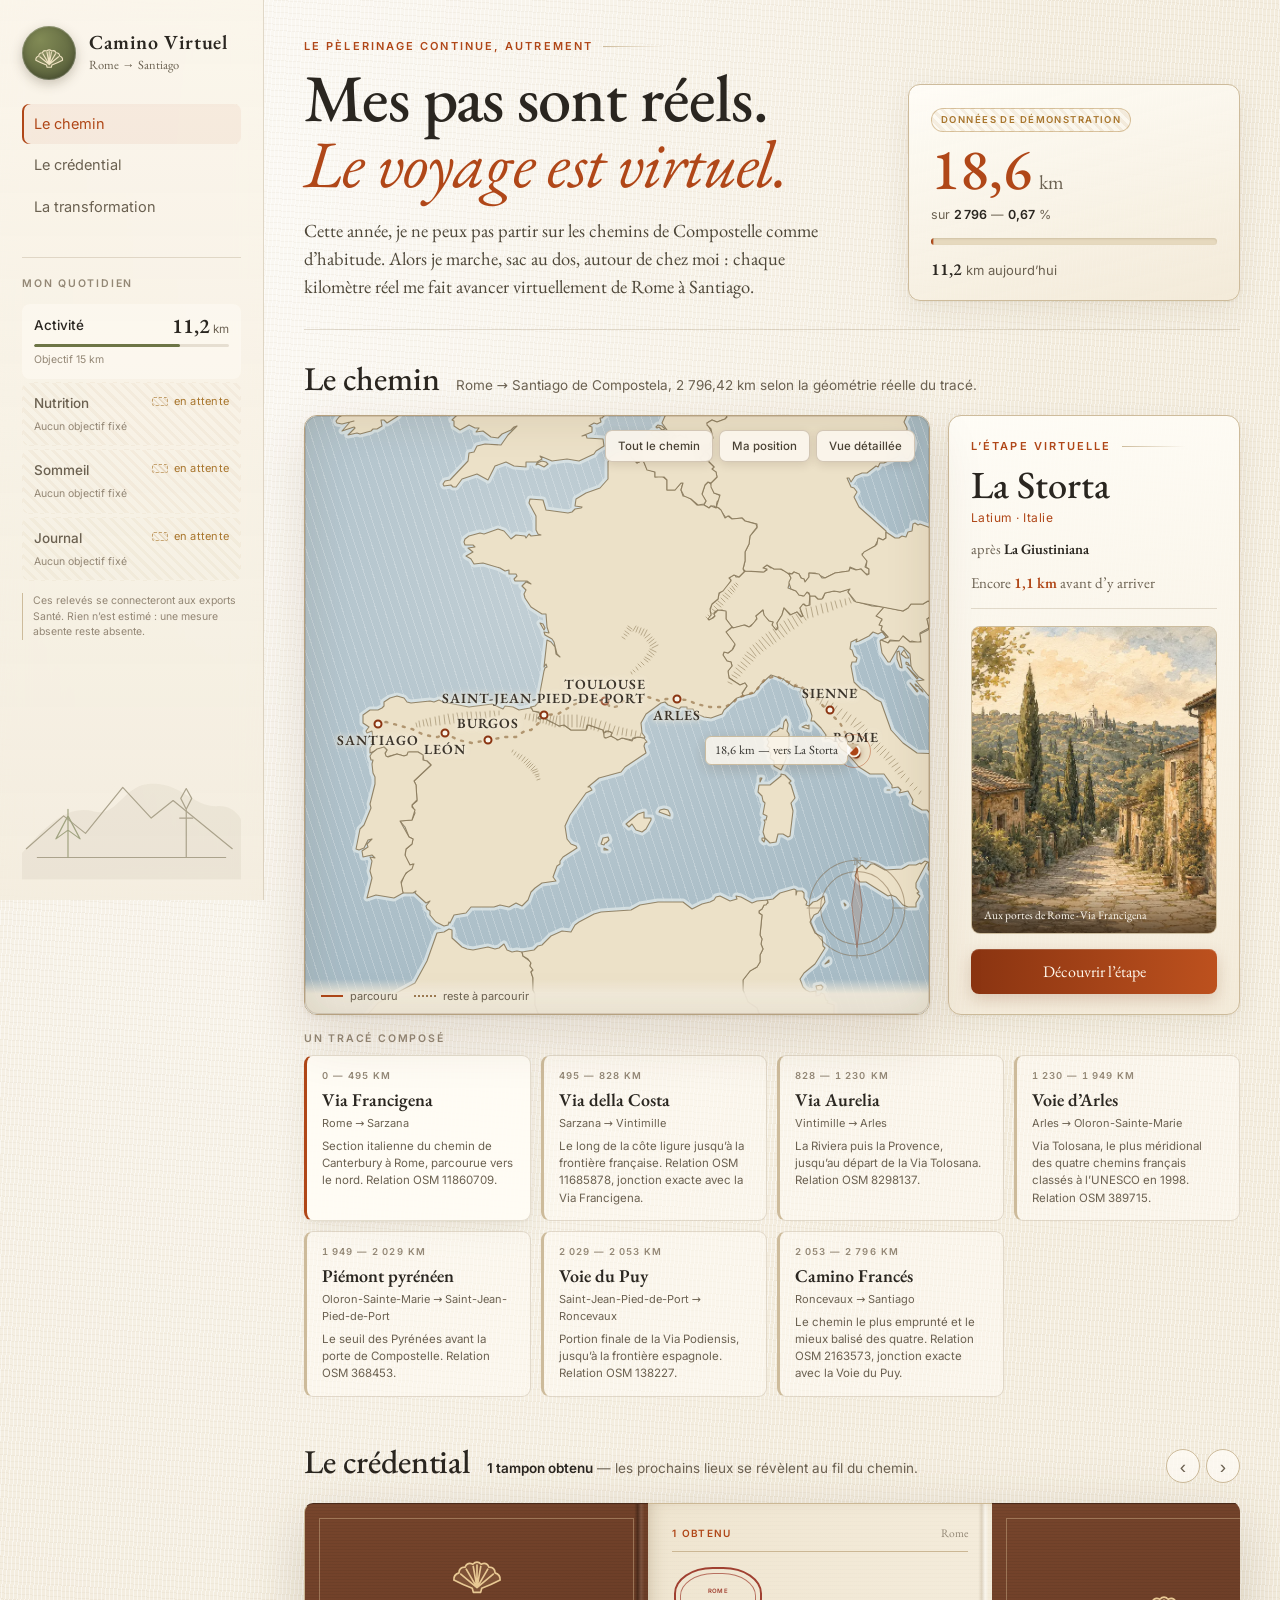
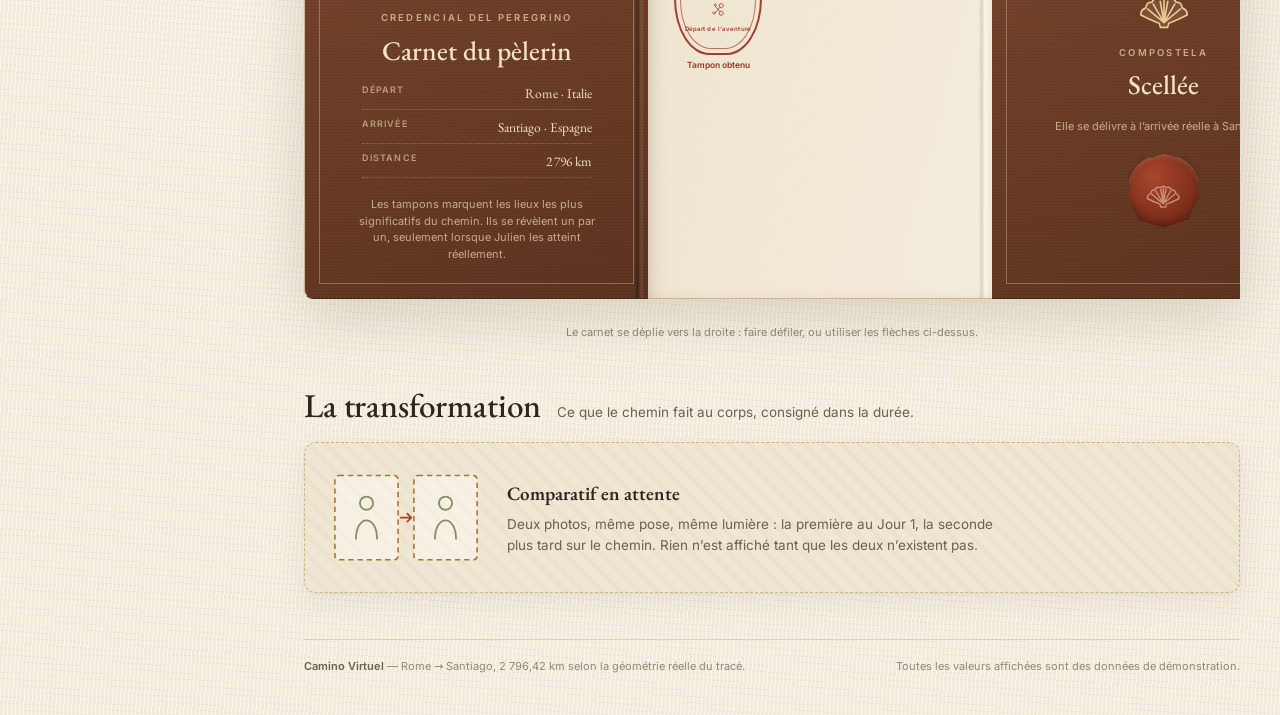
<file: index.html>
<!doctype html>
<html lang="fr">
<head>
<meta charset="utf-8">
<meta name="viewport" content="width=device-width, initial-scale=1, viewport-fit=cover">
<meta name="theme-color" content="#f3ecdd">
<title>Camino Virtuel — Rome → Santiago</title>
<meta name="description" content="Je marche réellement autour de chez moi. Chaque kilomètre me fait avancer virtuellement de Rome à Santiago de Compostela.">
<link rel="stylesheet" href="assets/js/vendor/leaflet.css">
<link rel="stylesheet" href="assets/css/camino.css">
</head>
<body>

<a class="skip" href="#carte">Aller à la carte</a>

<!-- ══ colonne de gauche ═══════════════════════════════════════════════════ -->
<aside class="rail">
  <a class="brand" href="#top">
    <span class="brand-mark" aria-hidden="true">
      <svg viewBox="0 0 40 38">
        <path d="M3.5 27.6Q3.1 23.9 7.1 22.5Q7.3 18.3 11.5 18.4Q13.2 14.6 17 16.3Q20 13.3 23 16.3Q26.8 14.6 28.5 18.4Q32.7 18.3 32.9 22.5Q36.9 23.9 36.5 27.6Q30 31 23.4 33.5L22.6 36.4L17.4 36.4L16.6 33.5Q10 31 3.5 27.6Z"/>
        <path d="M20 33L8.4 23.4M20 33L12.3 19.8M20 33L17.3 17.9M20 33L22.7 17.9M20 33L27.7 19.8M20 33L31.6 23.4M20 33L20 16.9"/>
      </svg>
    </span>
    <span class="brand-text">
      <b>Camino Virtuel</b>
      <i>Rome → Santiago</i>
    </span>
  </a>

  <nav class="nav" aria-label="Navigation principale">
    <a class="nav-item is-active" href="#carte">Le chemin</a>
    <a class="nav-item" href="#credential">Le crédential</a>
    <a class="nav-item" href="#transformation">La transformation</a>
  </nav>

  <!-- Les données personnelles de Julien vivent ici, dans la colonne — jamais
       sous la carte. « Compagnons de route » est réservé à la future
       communauté qui suit l'aventure (Bible, ch. 1, §6.3) : ce nom ne doit
       plus être réutilisé pour cette section. -->
  <section class="companions" aria-labelledby="daily-title">
    <h2 id="daily-title">Mon quotidien</h2>
    <ul data-daily></ul>
    <p class="companions-note" data-demo-only>
      Ces relevés se connecteront aux exports Santé. Rien n’est estimé :
      une mesure absente reste absente.
    </p>
  </section>

  <div class="rail-foot" aria-hidden="true">
    <svg viewBox="0 0 200 120">
      <path class="wash" d="M0 96c26-30 44-44 66-38 20 5 26-22 48-25 30-4 42 22 66 20 8 0 16 4 20 12v55H0Z"/>
      <path class="line" d="M4 92 38 62l20 16 34-42 26 28 20-16 54 44"/>
      <path class="line" d="M14 100h172"/>
      <path class="spire" d="M150 100V56m-6 8h12m-6-8-5-10 5-9 5 9-5 10"/>
      <path class="tree" d="M42 100V56m0 6-11 21 11-8 11 8-11-21"/>
    </svg>
  </div>
</aside>

<!-- ══ contenu ═════════════════════════════════════════════════════════════ -->
<main id="top">

  <!-- ── titre-thèse ─────────────────────────────────────────────────────── -->
  <header class="masthead">
    <div class="masthead-text">
      <p class="overline">Le pèlerinage continue, autrement</p>
      <h1>Mes pas sont réels.<br><em>Le voyage est virtuel.</em></h1>
      <p class="standfirst">
        Cette année, je ne peux pas partir sur les chemins de Compostelle comme
        d’habitude. Alors je marche, sac au dos, autour de chez moi : chaque
        kilomètre réel me fait avancer virtuellement de Rome à Santiago.
      </p>
    </div>

    <div class="odometer">
      <span class="odometer-badge" data-demo-only>Données de démonstration</span>
      <p class="odometer-value">
        <strong data-km-total>—</strong><span>km</span>
      </p>
      <p class="odometer-scale">sur <b data-km-goal>2 796</b> — <b data-percent>0</b> %</p>
      <div class="track" data-progress-bar role="progressbar"
           aria-valuemin="0" aria-valuemax="2796.42" aria-valuenow="0">
        <i></i>
      </div>
      <p class="odometer-today" data-today></p>
    </div>
  </header>

  <!-- ── la carte, cœur du site ──────────────────────────────────────────── -->
  <section class="chapter" id="carte" aria-labelledby="carte-title">
    <div class="chapter-head">
      <h2 id="carte-title">Le chemin</h2>
      <p>Rome → Santiago de Compostela, 2 796,42 km selon la géométrie réelle du tracé.</p>
    </div>

    <div class="map-and-stage">
      <figure class="map-frame">
        <div id="camino-map" role="application"
             aria-label="Carte du Camino Virtuel, de Rome à Santiago. Zoomable et déplaçable."></div>

        <div class="map-tools">
          <button type="button" data-map-all>Tout le chemin</button>
          <button type="button" data-map-here>Ma position</button>
          <button type="button" data-map-detail aria-pressed="false"><span>Vue détaillée</span></button>
        </div>

        <div class="rose" aria-hidden="true">
          <svg viewBox="0 0 100 100">
            <circle cx="50" cy="50" r="46"/><circle cx="50" cy="50" r="35"/>
            <path d="M50 2v14M50 84v14M2 50h14M84 50h14"/>
            <path class="needle" d="M50 12 55 47 50 88 45 47Z"/>
            <text x="50" y="9">N</text>
          </svg>
        </div>

        <figcaption class="map-legend">
          <span class="key key-walked">parcouru</span>
          <span class="key key-left">reste à parcourir</span>
          <span class="map-credit" data-map-credit hidden>fond de plan © OpenStreetMap</span>
        </figcaption>
      </figure>

      <article class="stage">
        <p class="overline">L’étape virtuelle</p>
        <h3><span data-stage-name>—</span></h3>
        <p class="stage-region" data-stage-region></p>
        <p class="stage-from">après <b data-stage-from>—</b></p>
        <p class="stage-remaining" data-stage-remaining></p>

        <figure class="stage-figure" data-stage-figure></figure>

        <button class="btn" type="button" data-open="dlg-stage">Découvrir l’étape</button>
      </article>
    </div>

    <!-- Il n'existe pas de « chemin officiel Rome → Santiago ». Le tracé
         enchaîne trois itinéraires réels et un maillon estimé : autant le dire. -->
    <section class="legs" aria-labelledby="legs-title">
      <h3 id="legs-title">Un tracé composé</h3>
      <ol data-legs></ol>
    </section>
  </section>

  <!-- ── le crédential, second protagoniste ──────────────────────────────── -->
  <section class="chapter" id="credential" aria-labelledby="cred-title">
    <div class="chapter-head">
      <h2 id="cred-title">Le crédential</h2>
      <p>
        <b data-stamp-label>—</b> — les prochains lieux se révèlent au fil du chemin.
      </p>
      <div class="rail-nav">
        <button type="button" data-accordion-prev aria-label="Volet précédent">‹</button>
        <button type="button" data-accordion-next aria-label="Volet suivant">›</button>
      </div>
    </div>

    <div class="leporello" data-accordion tabindex="0"
         aria-label="Carnet du pèlerin, déplié — faire défiler horizontalement"></div>

    <p class="leporello-hint">
      Le carnet se déplie vers la droite : faire défiler, ou utiliser les flèches ci-dessus.
    </p>
  </section>

  <!-- ── transformation ──────────────────────────────────────────────────────
       Distincte, techniquement, du futur journal quotidien et du futur carnet
       de la communauté (Bible, ch. 1, §13 et §15) : ces deux composants
       restent à construire, une fois cadrés. Cette section ne contient que le
       comparateur visuel — c'est tout ce qu'elle est aujourd'hui. -->
  <section class="chapter" id="transformation" aria-labelledby="transformation-title">
    <div class="chapter-head">
      <h2 id="transformation-title">La transformation</h2>
      <p>Ce que le chemin fait au corps, consigné dans la durée.</p>
    </div>
    <div class="compare-host" data-compare></div>
  </section>

  <footer class="foot">
    <p><b>Camino Virtuel</b> — Rome → Santiago, 2 796,42 km selon la géométrie réelle du tracé.</p>
    <p data-demo-only>Toutes les valeurs affichées sont des données de démonstration.</p>
  </footer>
</main>

<!-- ══ fenêtre : l'étape ═══════════════════════════════════════════════════ -->
<dialog id="dlg-stage" class="sheet">
  <button class="sheet-close" type="button" data-close aria-label="Fermer">×</button>
  <div class="sheet-body" data-sheet-body></div>
</dialog>

<script src="assets/js/vendor/leaflet.js"></script>
<script src="assets/data/europe-geo.js"></script>
<script src="assets/data/camino-data.js"></script>
<script src="assets/data/camino-state.js"></script>
<script src="assets/js/camino-map.js"></script>
<script src="assets/js/camino.js"></script>
</body>
</html>
</file>
<file: assets/js/vendor/leaflet.css>
/* required styles */

.leaflet-pane,
.leaflet-tile,
.leaflet-marker-icon,
.leaflet-marker-shadow,
.leaflet-tile-container,
.leaflet-pane > svg,
.leaflet-pane > canvas,
.leaflet-zoom-box,
.leaflet-image-layer,
.leaflet-layer {
	position: absolute;
	left: 0;
	top: 0;
	}
.leaflet-container {
	overflow: hidden;
	}
.leaflet-tile,
.leaflet-marker-icon,
.leaflet-marker-shadow {
	-webkit-user-select: none;
	   -moz-user-select: none;
	        user-select: none;
	  -webkit-user-drag: none;
	}
/* Prevents IE11 from highlighting tiles in blue */
.leaflet-tile::selection {
	background: transparent;
}
/* Safari renders non-retina tile on retina better with this, but Chrome is worse */
.leaflet-safari .leaflet-tile {
	image-rendering: -webkit-optimize-contrast;
	}
/* hack that prevents hw layers "stretching" when loading new tiles */
.leaflet-safari .leaflet-tile-container {
	width: 1600px;
	height: 1600px;
	-webkit-transform-origin: 0 0;
	}
.leaflet-marker-icon,
.leaflet-marker-shadow {
	display: block;
	}
/* .leaflet-container svg: reset svg max-width decleration shipped in Joomla! (joomla.org) 3.x */
/* .leaflet-container img: map is broken in FF if you have max-width: 100% on tiles */
.leaflet-container .leaflet-overlay-pane svg {
	max-width: none !important;
	max-height: none !important;
	}
.leaflet-container .leaflet-marker-pane img,
.leaflet-container .leaflet-shadow-pane img,
.leaflet-container .leaflet-tile-pane img,
.leaflet-container img.leaflet-image-layer,
.leaflet-container .leaflet-tile {
	max-width: none !important;
	max-height: none !important;
	width: auto;
	padding: 0;
	}

.leaflet-container img.leaflet-tile {
	/* See: https://bugs.chromium.org/p/chromium/issues/detail?id=600120 */
	mix-blend-mode: plus-lighter;
}

.leaflet-container.leaflet-touch-zoom {
	-ms-touch-action: pan-x pan-y;
	touch-action: pan-x pan-y;
	}
.leaflet-container.leaflet-touch-drag {
	-ms-touch-action: pinch-zoom;
	/* Fallback for FF which doesn't support pinch-zoom */
	touch-action: none;
	touch-action: pinch-zoom;
}
.leaflet-container.leaflet-touch-drag.leaflet-touch-zoom {
	-ms-touch-action: none;
	touch-action: none;
}
.leaflet-container {
	-webkit-tap-highlight-color: transparent;
}
.leaflet-container a {
	-webkit-tap-highlight-color: rgba(51, 181, 229, 0.4);
}
.leaflet-tile {
	filter: inherit;
	visibility: hidden;
	}
.leaflet-tile-loaded {
	visibility: inherit;
	}
.leaflet-zoom-box {
	width: 0;
	height: 0;
	-moz-box-sizing: border-box;
	     box-sizing: border-box;
	z-index: 800;
	}
/* workaround for https://bugzilla.mozilla.org/show_bug.cgi?id=888319 */
.leaflet-overlay-pane svg {
	-moz-user-select: none;
	}

.leaflet-pane         { z-index: 400; }

.leaflet-tile-pane    { z-index: 200; }
.leaflet-overlay-pane { z-index: 400; }
.leaflet-shadow-pane  { z-index: 500; }
.leaflet-marker-pane  { z-index: 600; }
.leaflet-tooltip-pane   { z-index: 650; }
.leaflet-popup-pane   { z-index: 700; }

.leaflet-map-pane canvas { z-index: 100; }
.leaflet-map-pane svg    { z-index: 200; }

.leaflet-vml-shape {
	width: 1px;
	height: 1px;
	}
.lvml {
	behavior: url(#default#VML);
	display: inline-block;
	position: absolute;
	}


/* control positioning */

.leaflet-control {
	position: relative;
	z-index: 800;
	pointer-events: visiblePainted; /* IE 9-10 doesn't have auto */
	pointer-events: auto;
	}
.leaflet-top,
.leaflet-bottom {
	position: absolute;
	z-index: 1000;
	pointer-events: none;
	}
.leaflet-top {
	top: 0;
	}
.leaflet-right {
	right: 0;
	}
.leaflet-bottom {
	bottom: 0;
	}
.leaflet-left {
	left: 0;
	}
.leaflet-control {
	float: left;
	clear: both;
	}
.leaflet-right .leaflet-control {
	float: right;
	}
.leaflet-top .leaflet-control {
	margin-top: 10px;
	}
.leaflet-bottom .leaflet-control {
	margin-bottom: 10px;
	}
.leaflet-left .leaflet-control {
	margin-left: 10px;
	}
.leaflet-right .leaflet-control {
	margin-right: 10px;
	}


/* zoom and fade animations */

.leaflet-fade-anim .leaflet-popup {
	opacity: 0;
	-webkit-transition: opacity 0.2s linear;
	   -moz-transition: opacity 0.2s linear;
	        transition: opacity 0.2s linear;
	}
.leaflet-fade-anim .leaflet-map-pane .leaflet-popup {
	opacity: 1;
	}
.leaflet-zoom-animated {
	-webkit-transform-origin: 0 0;
	    -ms-transform-origin: 0 0;
	        transform-origin: 0 0;
	}
svg.leaflet-zoom-animated {
	will-change: transform;
}

.leaflet-zoom-anim .leaflet-zoom-animated {
	-webkit-transition: -webkit-transform 0.25s cubic-bezier(0,0,0.25,1);
	   -moz-transition:    -moz-transform 0.25s cubic-bezier(0,0,0.25,1);
	        transition:         transform 0.25s cubic-bezier(0,0,0.25,1);
	}
.leaflet-zoom-anim .leaflet-tile,
.leaflet-pan-anim .leaflet-tile {
	-webkit-transition: none;
	   -moz-transition: none;
	        transition: none;
	}

.leaflet-zoom-anim .leaflet-zoom-hide {
	visibility: hidden;
	}


/* cursors */

.leaflet-interactive {
	cursor: pointer;
	}
.leaflet-grab {
	cursor: -webkit-grab;
	cursor:    -moz-grab;
	cursor:         grab;
	}
.leaflet-crosshair,
.leaflet-crosshair .leaflet-interactive {
	cursor: crosshair;
	}
.leaflet-popup-pane,
.leaflet-control {
	cursor: auto;
	}
.leaflet-dragging .leaflet-grab,
.leaflet-dragging .leaflet-grab .leaflet-interactive,
.leaflet-dragging .leaflet-marker-draggable {
	cursor: move;
	cursor: -webkit-grabbing;
	cursor:    -moz-grabbing;
	cursor:         grabbing;
	}

/* marker & overlays interactivity */
.leaflet-marker-icon,
.leaflet-marker-shadow,
.leaflet-image-layer,
.leaflet-pane > svg path,
.leaflet-tile-container {
	pointer-events: none;
	}

.leaflet-marker-icon.leaflet-interactive,
.leaflet-image-layer.leaflet-interactive,
.leaflet-pane > svg path.leaflet-interactive,
svg.leaflet-image-layer.leaflet-interactive path {
	pointer-events: visiblePainted; /* IE 9-10 doesn't have auto */
	pointer-events: auto;
	}

/* visual tweaks */

.leaflet-container {
	background: #ddd;
	outline-offset: 1px;
	}
.leaflet-container a {
	color: #0078A8;
	}
.leaflet-zoom-box {
	border: 2px dotted #38f;
	background: rgba(255,255,255,0.5);
	}


/* general typography */
.leaflet-container {
	font-family: "Helvetica Neue", Arial, Helvetica, sans-serif;
	font-size: 12px;
	font-size: 0.75rem;
	line-height: 1.5;
	}


/* general toolbar styles */

.leaflet-bar {
	box-shadow: 0 1px 5px rgba(0,0,0,0.65);
	border-radius: 4px;
	}
.leaflet-bar a {
	background-color: #fff;
	border-bottom: 1px solid #ccc;
	width: 26px;
	height: 26px;
	line-height: 26px;
	display: block;
	text-align: center;
	text-decoration: none;
	color: black;
	}
.leaflet-bar a,
.leaflet-control-layers-toggle {
	background-position: 50% 50%;
	background-repeat: no-repeat;
	display: block;
	}
.leaflet-bar a:hover,
.leaflet-bar a:focus {
	background-color: #f4f4f4;
	}
.leaflet-bar a:first-child {
	border-top-left-radius: 4px;
	border-top-right-radius: 4px;
	}
.leaflet-bar a:last-child {
	border-bottom-left-radius: 4px;
	border-bottom-right-radius: 4px;
	border-bottom: none;
	}
.leaflet-bar a.leaflet-disabled {
	cursor: default;
	background-color: #f4f4f4;
	color: #bbb;
	}

.leaflet-touch .leaflet-bar a {
	width: 30px;
	height: 30px;
	line-height: 30px;
	}
.leaflet-touch .leaflet-bar a:first-child {
	border-top-left-radius: 2px;
	border-top-right-radius: 2px;
	}
.leaflet-touch .leaflet-bar a:last-child {
	border-bottom-left-radius: 2px;
	border-bottom-right-radius: 2px;
	}

/* zoom control */

.leaflet-control-zoom-in,
.leaflet-control-zoom-out {
	font: bold 18px 'Lucida Console', Monaco, monospace;
	text-indent: 1px;
	}

.leaflet-touch .leaflet-control-zoom-in, .leaflet-touch .leaflet-control-zoom-out  {
	font-size: 22px;
	}


/* layers control */

.leaflet-control-layers {
	box-shadow: 0 1px 5px rgba(0,0,0,0.4);
	background: #fff;
	border-radius: 5px;
	}
.leaflet-control-layers-toggle {
	background-image: url(images/layers.png);
	width: 36px;
	height: 36px;
	}
.leaflet-retina .leaflet-control-layers-toggle {
	background-image: url(images/layers-2x.png);
	background-size: 26px 26px;
	}
.leaflet-touch .leaflet-control-layers-toggle {
	width: 44px;
	height: 44px;
	}
.leaflet-control-layers .leaflet-control-layers-list,
.leaflet-control-layers-expanded .leaflet-control-layers-toggle {
	display: none;
	}
.leaflet-control-layers-expanded .leaflet-control-layers-list {
	display: block;
	position: relative;
	}
.leaflet-control-layers-expanded {
	padding: 6px 10px 6px 6px;
	color: #333;
	background: #fff;
	}
.leaflet-control-layers-scrollbar {
	overflow-y: scroll;
	overflow-x: hidden;
	padding-right: 5px;
	}
.leaflet-control-layers-selector {
	margin-top: 2px;
	position: relative;
	top: 1px;
	}
.leaflet-control-layers label {
	display: block;
	font-size: 13px;
	font-size: 1.08333em;
	}
.leaflet-control-layers-separator {
	height: 0;
	border-top: 1px solid #ddd;
	margin: 5px -10px 5px -6px;
	}

/* Default icon URLs */
.leaflet-default-icon-path { /* used only in path-guessing heuristic, see L.Icon.Default */
	background-image: url(images/marker-icon.png);
	}


/* attribution and scale controls */

.leaflet-container .leaflet-control-attribution {
	background: #fff;
	background: rgba(255, 255, 255, 0.8);
	margin: 0;
	}
.leaflet-control-attribution,
.leaflet-control-scale-line {
	padding: 0 5px;
	color: #333;
	line-height: 1.4;
	}
.leaflet-control-attribution a {
	text-decoration: none;
	}
.leaflet-control-attribution a:hover,
.leaflet-control-attribution a:focus {
	text-decoration: underline;
	}
.leaflet-attribution-flag {
	display: inline !important;
	vertical-align: baseline !important;
	width: 1em;
	height: 0.6669em;
	}
.leaflet-left .leaflet-control-scale {
	margin-left: 5px;
	}
.leaflet-bottom .leaflet-control-scale {
	margin-bottom: 5px;
	}
.leaflet-control-scale-line {
	border: 2px solid #777;
	border-top: none;
	line-height: 1.1;
	padding: 2px 5px 1px;
	white-space: nowrap;
	-moz-box-sizing: border-box;
	     box-sizing: border-box;
	background: rgba(255, 255, 255, 0.8);
	text-shadow: 1px 1px #fff;
	}
.leaflet-control-scale-line:not(:first-child) {
	border-top: 2px solid #777;
	border-bottom: none;
	margin-top: -2px;
	}
.leaflet-control-scale-line:not(:first-child):not(:last-child) {
	border-bottom: 2px solid #777;
	}

.leaflet-touch .leaflet-control-attribution,
.leaflet-touch .leaflet-control-layers,
.leaflet-touch .leaflet-bar {
	box-shadow: none;
	}
.leaflet-touch .leaflet-control-layers,
.leaflet-touch .leaflet-bar {
	border: 2px solid rgba(0,0,0,0.2);
	background-clip: padding-box;
	}


/* popup */

.leaflet-popup {
	position: absolute;
	text-align: center;
	margin-bottom: 20px;
	}
.leaflet-popup-content-wrapper {
	padding: 1px;
	text-align: left;
	border-radius: 12px;
	}
.leaflet-popup-content {
	margin: 13px 24px 13px 20px;
	line-height: 1.3;
	font-size: 13px;
	font-size: 1.08333em;
	min-height: 1px;
	}
.leaflet-popup-content p {
	margin: 17px 0;
	margin: 1.3em 0;
	}
.leaflet-popup-tip-container {
	width: 40px;
	height: 20px;
	position: absolute;
	left: 50%;
	margin-top: -1px;
	margin-left: -20px;
	overflow: hidden;
	pointer-events: none;
	}
.leaflet-popup-tip {
	width: 17px;
	height: 17px;
	padding: 1px;

	margin: -10px auto 0;
	pointer-events: auto;

	-webkit-transform: rotate(45deg);
	   -moz-transform: rotate(45deg);
	    -ms-transform: rotate(45deg);
	        transform: rotate(45deg);
	}
.leaflet-popup-content-wrapper,
.leaflet-popup-tip {
	background: white;
	color: #333;
	box-shadow: 0 3px 14px rgba(0,0,0,0.4);
	}
.leaflet-container a.leaflet-popup-close-button {
	position: absolute;
	top: 0;
	right: 0;
	border: none;
	text-align: center;
	width: 24px;
	height: 24px;
	font: 16px/24px Tahoma, Verdana, sans-serif;
	color: #757575;
	text-decoration: none;
	background: transparent;
	}
.leaflet-container a.leaflet-popup-close-button:hover,
.leaflet-container a.leaflet-popup-close-button:focus {
	color: #585858;
	}
.leaflet-popup-scrolled {
	overflow: auto;
	}

.leaflet-oldie .leaflet-popup-content-wrapper {
	-ms-zoom: 1;
	}
.leaflet-oldie .leaflet-popup-tip {
	width: 24px;
	margin: 0 auto;

	-ms-filter: "progid:DXImageTransform.Microsoft.Matrix(M11=0.70710678, M12=0.70710678, M21=-0.70710678, M22=0.70710678)";
	filter: progid:DXImageTransform.Microsoft.Matrix(M11=0.70710678, M12=0.70710678, M21=-0.70710678, M22=0.70710678);
	}

.leaflet-oldie .leaflet-control-zoom,
.leaflet-oldie .leaflet-control-layers,
.leaflet-oldie .leaflet-popup-content-wrapper,
.leaflet-oldie .leaflet-popup-tip {
	border: 1px solid #999;
	}


/* div icon */

.leaflet-div-icon {
	background: #fff;
	border: 1px solid #666;
	}


/* Tooltip */
/* Base styles for the element that has a tooltip */
.leaflet-tooltip {
	position: absolute;
	padding: 6px;
	background-color: #fff;
	border: 1px solid #fff;
	border-radius: 3px;
	color: #222;
	white-space: nowrap;
	-webkit-user-select: none;
	-moz-user-select: none;
	-ms-user-select: none;
	user-select: none;
	pointer-events: none;
	box-shadow: 0 1px 3px rgba(0,0,0,0.4);
	}
.leaflet-tooltip.leaflet-interactive {
	cursor: pointer;
	pointer-events: auto;
	}
.leaflet-tooltip-top:before,
.leaflet-tooltip-bottom:before,
.leaflet-tooltip-left:before,
.leaflet-tooltip-right:before {
	position: absolute;
	pointer-events: none;
	border: 6px solid transparent;
	background: transparent;
	content: "";
	}

/* Directions */

.leaflet-tooltip-bottom {
	margin-top: 6px;
}
.leaflet-tooltip-top {
	margin-top: -6px;
}
.leaflet-tooltip-bottom:before,
.leaflet-tooltip-top:before {
	left: 50%;
	margin-left: -6px;
	}
.leaflet-tooltip-top:before {
	bottom: 0;
	margin-bottom: -12px;
	border-top-color: #fff;
	}
.leaflet-tooltip-bottom:before {
	top: 0;
	margin-top: -12px;
	margin-left: -6px;
	border-bottom-color: #fff;
	}
.leaflet-tooltip-left {
	margin-left: -6px;
}
.leaflet-tooltip-right {
	margin-left: 6px;
}
.leaflet-tooltip-left:before,
.leaflet-tooltip-right:before {
	top: 50%;
	margin-top: -6px;
	}
.leaflet-tooltip-left:before {
	right: 0;
	margin-right: -12px;
	border-left-color: #fff;
	}
.leaflet-tooltip-right:before {
	left: 0;
	margin-left: -12px;
	border-right-color: #fff;
	}

/* Printing */

@media print {
	/* Prevent printers from removing background-images of controls. */
	.leaflet-control {
		-webkit-print-color-adjust: exact;
		print-color-adjust: exact;
		}
	}
</file>
<file: assets/css/camino.css>
/* ============================================================================
   Camino Virtuel — feuille de style
   ----------------------------------------------------------------------------
   Registre : carnet de pèlerinage contemporain. Papier, encre, cuivre.
   Pas d'effet néon, pas de coquille à chaque coin, pas d'avatar.
   ========================================================================== */

/* ── fontes, auto-hébergées (aucun appel à un service extérieur) ─────────── */
@font-face{font-family:Garamond;src:url(../fonts/eb-garamond-latin-400-normal.woff2)format("woff2");font-weight:400;font-style:normal;font-display:swap}
@font-face{font-family:Garamond;src:url(../fonts/eb-garamond-latin-400-italic.woff2)format("woff2");font-weight:400;font-style:italic;font-display:swap}
@font-face{font-family:Garamond;src:url(../fonts/eb-garamond-latin-500-normal.woff2)format("woff2");font-weight:500;font-style:normal;font-display:swap}
@font-face{font-family:Garamond;src:url(../fonts/eb-garamond-latin-600-normal.woff2)format("woff2");font-weight:600;font-style:normal;font-display:swap}
@font-face{font-family:Grotesk;src:url(../fonts/inter-latin-400-normal.woff2)format("woff2");font-weight:400;font-style:normal;font-display:swap}
@font-face{font-family:Grotesk;src:url(../fonts/inter-latin-500-normal.woff2)format("woff2");font-weight:500;font-style:normal;font-display:swap}
@font-face{font-family:Grotesk;src:url(../fonts/inter-latin-600-normal.woff2)format("woff2");font-weight:600;font-style:normal;font-display:swap}

:root{
  color-scheme:light;

  /* papier */
  --paper:#f3ecdd;
  --paper-warm:#efe6d3;
  --paper-high:#faf5ea;
  --paper-deep:#e6d9be;

  /* encres */
  --ink:#2a2620;
  --ink-soft:#6b6151;
  --ink-faint:#938775;

  /* identité */
  --olive:#6d7546;
  --olive-deep:#525937;
  --terracotta:#b04718;
  --terracotta-deep:#8a3411;
  --ochre:#a8752c;
  --mineral:#39566b;
  --sage:#879169;

  /* traits */
  --rule:#cdbb9b;
  --rule-soft:rgba(120,94,56,.20);

  --serif:Garamond,"Palatino Linotype","Book Antiqua",Palatino,Georgia,serif;
  --sans:Grotesk,ui-sans-serif,system-ui,-apple-system,"Segoe UI",sans-serif;

  --lift:0 1px 2px rgba(74,50,20,.05),0 10px 30px rgba(74,50,20,.07);
  --lift-high:0 2px 4px rgba(74,50,20,.07),0 22px 55px rgba(74,50,20,.13);

  --rail-w:264px;
}

*,*::before,*::after{box-sizing:border-box}

html{scroll-behavior:smooth}

body{
  margin:0;
  min-width:320px;
  color:var(--ink);
  font-family:var(--sans);
  font-size:16px;
  line-height:1.55;
  background:var(--paper);
  /* grain de papier : deux trames fines, jamais visibles isolément */
  background-image:
    repeating-linear-gradient(94deg,rgba(255,255,255,.5) 0 1px,transparent 1px 4px),
    repeating-linear-gradient(4deg,rgba(122,92,48,.045) 0 1px,transparent 1px 6px),
    radial-gradient(ellipse at 22% 8%,rgba(255,255,255,.65),transparent 55%);
}

h1,h2,h3,h4{font-family:var(--serif);font-weight:500;margin:0;line-height:1.1}
p{margin:0}
img{max-width:100%;display:block}

:where(button,a):focus-visible{
  outline:2.5px solid var(--terracotta);
  outline-offset:3px;
  border-radius:3px;
}

.skip{
  position:absolute;left:-9999px;top:0;z-index:999;
  padding:10px 16px;background:var(--ink);color:var(--paper-high);
}
.skip:focus{left:8px;top:8px}

/* filet ornemental, réutilisé partout */
.overline{
  font-family:var(--sans);font-size:11px;font-weight:600;
  letter-spacing:.19em;text-transform:uppercase;
  color:var(--terracotta);margin:0 0 10px;
  display:flex;align-items:center;gap:10px;
}
.overline::after{
  content:"";flex:1;height:1px;max-width:64px;
  background:linear-gradient(90deg,var(--rule),transparent);
}

/* ══ colonne de gauche ═══════════════════════════════════════════════════ */

.rail{
  position:fixed;inset:0 auto 0 0;width:var(--rail-w);z-index:900;
  display:flex;flex-direction:column;
  padding:26px 22px 0;
  border-right:1px solid var(--rule-soft);
  background:linear-gradient(180deg,rgba(250,245,234,.9),rgba(243,236,221,.82));
  backdrop-filter:blur(14px);
  overflow-y:auto;overflow-x:hidden;
}

.brand{display:flex;align-items:center;gap:13px;text-decoration:none;color:inherit}

.brand-mark{
  flex:0 0 54px;height:54px;display:grid;place-items:center;border-radius:50%;
  background:radial-gradient(circle at 34% 26%,#818a55,var(--olive-deep));
  box-shadow:inset 0 0 0 1px rgba(255,255,255,.22),
             inset 0 -3px 8px rgba(0,0,0,.25),
             0 4px 12px rgba(60,52,22,.26);
}
.brand-mark svg{width:60%;height:60%;fill:none;stroke:#f0e3c2;stroke-width:1.4;
  stroke-linecap:round;stroke-linejoin:round}
.brand-mark svg path:first-child{fill:rgba(240,227,194,.14)}

.brand-text b{
  display:block;font-family:var(--serif);font-size:20px;font-weight:600;
  letter-spacing:.03em;line-height:1.05;
}
.brand-text i{
  display:block;font-family:var(--serif);font-style:normal;
  font-size:12.5px;color:var(--ink-soft);margin-top:2px;
}

.nav{display:flex;flex-direction:column;gap:1px;margin:24px 0 4px}
.nav-item{
  padding:9px 12px;border-radius:7px;text-decoration:none;
  color:var(--ink-soft);font-size:14.5px;
  transition:background .18s,color .18s;
}
.nav-item:hover{background:rgba(176,71,24,.07);color:var(--terracotta)}
.nav-item.is-active{
  color:var(--terracotta);background:rgba(176,71,24,.06);
  box-shadow:inset 2px 0 0 var(--terracotta);
}

/* ── compagnons de route ── */
.companions{margin-top:26px;padding-top:20px;border-top:1px solid var(--rule-soft)}
.companions h2{
  font-family:var(--sans);font-size:10.5px;font-weight:600;
  letter-spacing:.17em;text-transform:uppercase;color:var(--ink-faint);
  margin-bottom:14px;
}
.companions ul{list-style:none;margin:0;padding:0;display:flex;flex-direction:column;gap:3px}

.compagnon{
  padding:10px 11px;border-radius:8px;
  display:grid;grid-template-columns:1fr auto;gap:2px 10px;
  background:rgba(255,252,245,.5);
  border:1px solid transparent;
  transition:border-color .18s,background .18s;
}
.compagnon:hover{background:rgba(255,252,245,.9);border-color:var(--rule-soft)}

.compagnon-label{font-size:13.5px;color:var(--ink);font-weight:500}
.compagnon-value{text-align:right;font-family:var(--serif);line-height:1}
.compagnon-value strong{font-size:21px;font-weight:600}
.compagnon-value small{font-size:11.5px;color:var(--ink-soft);margin-left:3px;font-family:var(--sans)}
.compagnon-bar{
  grid-column:1/-1;height:3px;border-radius:2px;margin-top:6px;
  background:rgba(120,94,56,.16);overflow:hidden;
}
.compagnon-bar i{display:block;height:100%;border-radius:inherit;background:var(--olive)}
.compagnon-goal{grid-column:1/-1;font-size:10.5px;color:var(--ink-faint);margin-top:3px}

.compagnon-activite .compagnon-bar i{background:var(--olive)}
.compagnon-nutrition .compagnon-bar i{background:var(--sage)}
.compagnon-sommeil   .compagnon-bar i{background:var(--mineral)}
.compagnon-journal   .compagnon-bar i{background:var(--ochre)}

.companions-note{
  font-size:10.5px;line-height:1.5;color:var(--ink-faint);
  margin-top:12px;padding-left:10px;border-left:1px solid var(--rule);
}

/* ── état « en attente » : traité, pas subi ──────────────────────────────
   Une donnée manquante reçoit sa propre matière : hachure fine, encre pâle,
   contour tireté. Elle se lit comme une case laissée vierge dans un carnet,
   pas comme un texte gris oublié.
   ───────────────────────────────────────────────────────────────────────── */
.pending{
  display:inline-flex;align-items:center;gap:6px;
  font-family:var(--sans);font-size:11px;font-style:normal;
  color:var(--ochre);letter-spacing:.02em;white-space:nowrap;
}
.pending i{
  width:16px;height:9px;border-radius:2px;flex:none;
  border:1px dashed rgba(168,117,44,.6);
  background:repeating-linear-gradient(45deg,
    rgba(168,117,44,.16) 0 1.5px,transparent 1.5px 4px);
}
.compagnon.is-pending{background:repeating-linear-gradient(45deg,
    rgba(168,117,44,.05) 0 3px,transparent 3px 8px)}
.compagnon.is-pending .compagnon-label{color:var(--ink-soft)}

/* ── vignette de bas de colonne ── */
.rail-foot{margin-top:auto;padding:26px 0 14px;opacity:.62}
.rail-foot svg{width:100%;height:auto;overflow:visible}
.rail-foot .wash{fill:rgba(141,127,93,.13);stroke:none}
.rail-foot .line,.rail-foot .spire,.rail-foot .tree{
  fill:none;stroke:#7d7458;stroke-width:1.1;
  stroke-linecap:round;stroke-linejoin:round;
}
.rail-foot .tree{stroke:var(--olive)}

/* ══ contenu ═════════════════════════════════════════════════════════════ */

main{margin-left:var(--rail-w);padding:38px 40px 40px;max-width:1680px}

/* ── titre-thèse ─────────────────────────────────────────────────────────
   La phrase signature est le titre. Pas un slogan sous un libellé utilitaire :
   c'est elle qui porte le sens, donc c'est elle qui occupe l'espace.
   ───────────────────────────────────────────────────────────────────────── */
.masthead{
  display:grid;grid-template-columns:minmax(0,1fr) minmax(272px,332px);
  gap:44px;align-items:end;
  padding-bottom:28px;margin-bottom:30px;
  border-bottom:1px solid var(--rule-soft);
}

.masthead h1{
  font-size:clamp(38px,5.2vw,72px);
  line-height:.99;letter-spacing:-.012em;
  margin:0 0 20px;
}
.masthead h1 em{font-style:italic;color:var(--terracotta)}

.standfirst{
  max-width:60ch;font-family:var(--serif);font-size:18.5px;line-height:1.52;
  color:#4e4739;
}

/* compteur */
.odometer{
  padding:20px 22px 18px;border-radius:12px;
  background:linear-gradient(165deg,rgba(255,253,247,.96),rgba(243,234,216,.9));
  border:1px solid var(--rule);
  box-shadow:var(--lift);
}
.odometer-badge{
  display:inline-block;margin-bottom:12px;padding:4px 9px;border-radius:99px;
  font-size:9.5px;font-weight:600;letter-spacing:.15em;text-transform:uppercase;
  color:var(--ochre);border:1px solid rgba(168,117,44,.4);
  background:repeating-linear-gradient(45deg,
    rgba(168,117,44,.09) 0 3px,transparent 3px 7px);
}
.odometer-value{display:flex;align-items:baseline;gap:7px;font-family:var(--serif)}
.odometer-value strong{font-size:58px;font-weight:500;line-height:.85;color:var(--terracotta)}
.odometer-value span{font-size:20px;color:var(--ink-soft)}
.odometer-scale{font-size:12.5px;color:var(--ink-soft);margin-top:7px}
.odometer-scale b{font-weight:600;color:var(--ink)}

.track{
  position:relative;height:7px;border-radius:99px;margin:13px 0 11px;
  background:var(--paper-deep);
  box-shadow:inset 0 1px 2px rgba(90,66,30,.16);
  overflow:hidden;
}
.track i{
  display:block;height:100%;width:var(--p,1%);border-radius:99px;
  background:linear-gradient(90deg,var(--terracotta-deep),#c9591f);
  box-shadow:0 0 0 1px rgba(138,52,17,.3);
}
.odometer-today{font-size:13px;color:var(--ink-soft)}
.odometer-today strong{font-family:var(--serif);font-size:17px;color:var(--ink)}

/* ── chapitres ── */
/* scroll-margin : sans elle, un lien de navigation amène le titre du chapitre
   juste sous le bandeau collant, qui le masque. */
.chapter{margin-bottom:46px;scroll-margin-top:24px}
.chapter-head{
  display:flex;align-items:baseline;gap:16px;flex-wrap:wrap;
  margin-bottom:18px;
}
.chapter-head h2{font-size:clamp(26px,2.6vw,36px);letter-spacing:-.005em}
.chapter-head p{font-size:13.5px;color:var(--ink-soft);flex:1;min-width:220px}
.chapter-head b{color:var(--ink);font-weight:600}

.rail-nav{display:flex;gap:6px}
.rail-nav button{
  width:34px;height:34px;border-radius:50%;cursor:pointer;
  border:1px solid var(--rule);background:rgba(255,252,245,.8);
  color:var(--ink-soft);font-size:19px;line-height:1;
  transition:background .18s,color .18s,transform .18s;
}
.rail-nav button:hover{background:var(--terracotta);color:#fff8ec;transform:translateY(-1px)}

/* ══ carte ═══════════════════════════════════════════════════════════════ */

.map-and-stage{
  display:grid;grid-template-columns:minmax(0,2.55fr) minmax(292px,1fr);
  gap:18px;align-items:stretch;
}

.map-frame{
  position:relative;margin:0;border-radius:13px;overflow:hidden;
  border:1px solid #b6a180;
  box-shadow:var(--lift-high);
  min-height:600px;
  /* Les calques Leaflet montent jusqu'à z-index 760. Sans contexte
     d'empilement isolé, ils passaient au-dessus du bandeau collant. */
  isolation:isolate;
  z-index:0;
}
/* liseré intérieur : donne l'épaisseur d'une carte encadrée */
.map-frame::after{
  content:"";position:absolute;inset:0;pointer-events:none;z-index:700;
  border-radius:inherit;
  box-shadow:inset 0 0 0 1px rgba(94,66,32,.16),
             inset 0 0 46px rgba(88,60,24,.13);
}

#camino-map{
  position:absolute;inset:0;
  /* la mer : lavis bleu minéral, strié de fines lignes comme une eau gravée */
  background:
    repeating-linear-gradient(72deg,rgba(255,255,255,.22) 0 1px,transparent 1px 8px),
    radial-gradient(ellipse at 38% 26%,#c3d0d6,#a8bcc6 72%);
}
#camino-map.is-detailed{background:#ddd8cc}

/* — le fond dessiné —
   fill-opacity est réaffirmée ici : sans elle, Leaflet délave le sable. */
.land-body{
  fill:#ece1c8;fill-opacity:1;
  stroke:#8a7a5c;stroke-opacity:.9;stroke-linejoin:round;
}
/* halo côtier : l'eau pâlit au contact de la terre, comme sur les cartes gravées */
.land-halo{stroke:#dbe4e6;stroke-opacity:.85;stroke-linejoin:round}
.relief-mark{stroke:#8d7a58;stroke-opacity:.55;stroke-linecap:round}

/* tuiles OSM, en vue détaillée : adoucies pour rester dans la gamme papier */
.osm-tiles{filter:sepia(.3) saturate(.72) contrast(.93) brightness(1.05)}

/* — le chemin — */
.route-remaining{
  stroke:#9c7b52;stroke-opacity:.75;
  stroke-dasharray:2 7;stroke-linecap:round;
}
.route-walked-halo{stroke:var(--terracotta);stroke-opacity:.15;stroke-linecap:round}
.route-walked{stroke:var(--terracotta);stroke-linecap:round}

/* — villes — */
.city{background:none;border:0}
.city .city-dot{
  position:absolute;left:50%;top:50%;transform:translate(-50%,-50%);
  width:7px;height:7px;border-radius:50%;
  background:var(--paper-high);border:1.5px solid #7d6a4a;
}
.city .city-name{
  position:absolute;left:50%;transform:translateX(-50%);white-space:nowrap;
  font-family:var(--serif);font-size:12.5px;font-weight:500;
  color:#3b342a;
  /* halo de lisibilité, sans cartouche opaque qui masquerait la carte */
  text-shadow:0 0 3px var(--paper),0 0 6px var(--paper),0 0 9px rgba(243,236,221,.9);
}
.city.label-up   .city-name{bottom:11px}
.city.label-down .city-name{top:11px}
.city-rank-1 .city-dot{width:9px;height:9px;border-width:2px;border-color:var(--terracotta-deep)}
.city-rank-1 .city-name{
  font-size:14px;font-weight:600;letter-spacing:.07em;text-transform:uppercase;
}
.city.is-reached .city-dot{background:var(--terracotta);border-color:var(--terracotta-deep)}
.city.is-hidden{opacity:0;pointer-events:none;transition:opacity .2s}

/* — position du pèlerin — */
.pilgrim{background:none;border:0}
.pilgrim-dot{
  position:absolute;left:50%;top:50%;transform:translate(-50%,-50%);
  width:13px;height:13px;border-radius:50%;
  background:var(--terracotta);border:2.5px solid var(--paper-high);
  box-shadow:0 2px 7px rgba(96,44,14,.45);
}
.pilgrim-halo{
  position:absolute;left:50%;top:50%;width:34px;height:34px;
  margin:-17px 0 0 -17px;border-radius:50%;
  border:1.5px solid rgba(176,71,24,.42);
  animation:ping 2.8s ease-out infinite;
}
@keyframes ping{
  0%{transform:scale(.42);opacity:.9}
  75%,100%{transform:scale(1.25);opacity:0}
}
.leaflet-tooltip.pilgrim-tip{
  background:rgba(252,247,238,.95);border:1px solid var(--rule);
  border-radius:6px;box-shadow:0 4px 14px rgba(70,46,18,.18);
  font-family:var(--serif);font-size:12.5px;color:var(--ink);
  padding:4px 9px;white-space:nowrap;
}
.leaflet-tooltip.pilgrim-tip::before{border-top-color:var(--rule)}

/* — outils — */
.map-tools{
  position:absolute;top:14px;right:14px;z-index:760;display:flex;gap:6px;
}
.map-tools button{
  padding:8px 12px;border-radius:7px;cursor:pointer;
  font-family:var(--sans);font-size:11.5px;font-weight:500;
  color:#4a4235;border:1px solid rgba(112,82,44,.28);
  background:rgba(251,246,237,.92);
  box-shadow:0 3px 10px rgba(60,41,20,.13);
  backdrop-filter:blur(6px);
  transition:background .18s,color .18s,transform .18s;
}
.map-tools button:hover{background:var(--terracotta);color:#fff8ec;transform:translateY(-1px)}
.map-tools button[aria-pressed="true"]{background:var(--olive);color:#f6f1e2;border-color:var(--olive-deep)}

/* — rose des vents — */
.rose{
  position:absolute;right:20px;bottom:54px;width:104px;height:104px;
  z-index:690;opacity:.5;pointer-events:none;color:#7d6444;
}
.rose svg{width:100%;height:100%;overflow:visible}
.rose circle,.rose path{fill:none;stroke:currentColor;stroke-width:1;stroke-linecap:round}
.rose .needle{fill:rgba(176,71,24,.3);stroke:var(--terracotta-deep);stroke-width:.9}
.rose text{
  fill:currentColor;font-family:var(--serif);font-size:11px;
  text-anchor:middle;stroke:none;
}

/* — légende — */
.map-legend{
  position:absolute;left:0;right:0;bottom:0;z-index:700;
  display:flex;align-items:center;gap:16px;flex-wrap:wrap;
  padding:9px 16px;
  background:linear-gradient(transparent,rgba(243,236,221,.94) 42%);
  font-size:11px;color:var(--ink-soft);
}
.key{display:inline-flex;align-items:center;gap:7px}
.key::before{content:"";width:22px;height:0;border-top-width:2.5px}
.key-walked::before{border-top-style:solid;border-color:var(--terracotta)}
.key-left::before{border-top-style:dotted;border-color:#9c7b52}
.map-credit{margin-left:auto;font-size:9.5px;color:var(--ink-faint)}

.map-fallback{
  display:grid;place-items:center;height:100%;padding:40px;
  font-family:var(--serif);font-size:17px;color:var(--ink-soft);text-align:center;
}

/* ── fiche d'étape ── */
.stage{
  display:flex;flex-direction:column;
  padding:22px 22px 20px;border-radius:13px;
  border:1px solid var(--rule);
  background:linear-gradient(170deg,rgba(255,253,247,.95),rgba(243,234,216,.86));
  box-shadow:var(--lift);
}
.stage h3{font-size:clamp(30px,3vw,42px);line-height:1;margin-bottom:6px}
.stage-region{font-size:12px;color:var(--terracotta);letter-spacing:.04em;margin-bottom:10px}
.stage-from{font-family:var(--serif);font-size:14.5px;color:var(--ink-soft)}
.stage-from b{color:var(--ink);font-weight:600}
.stage-remaining{
  font-family:var(--serif);font-size:15px;color:var(--ink-soft);
  padding:11px 0 13px;margin-bottom:2px;
  border-bottom:1px solid var(--rule-soft);
}
.stage-remaining strong{color:var(--terracotta);font-weight:600}

.stage-figure{
  margin:15px 0 0;flex:1;min-height:186px;border-radius:9px;overflow:hidden;
  border:1px solid rgba(112,82,44,.22);position:relative;
  background:var(--paper-deep);
}
.stage-figure img{width:100%;height:100%;object-fit:cover;position:absolute;inset:0}
.stage-figure figcaption{
  position:absolute;left:0;right:0;bottom:0;z-index:1;
  padding:22px 12px 9px;
  font-family:var(--serif);font-size:11.5px;color:#fdf8ee;
  background:linear-gradient(transparent,rgba(48,30,11,.72));
}
/* étape non documentée : un dessin d'attente, pas une fausse photo */
.stage-figure.is-pending{
  background:repeating-linear-gradient(45deg,
    rgba(168,117,44,.055) 0 4px,transparent 4px 11px),var(--paper-warm);
  border-style:dashed;border-color:rgba(168,117,44,.4);
}
.figure-pending{display:grid;place-items:center;gap:9px;height:100%;padding:18px;text-align:center}
.figure-pending svg{width:96px;height:auto;overflow:visible}
.figure-pending .hill{fill:rgba(135,145,105,.2);stroke:var(--sage);stroke-width:1.1}
.figure-pending .road{fill:none;stroke:var(--ochre);stroke-width:1.2;stroke-dasharray:3 3;stroke-linecap:round}
.figure-pending .sun{fill:rgba(168,117,44,.22);stroke:var(--ochre);stroke-width:1}
.figure-pending p{font-size:11.5px;color:var(--ochre)}

.btn{
  margin-top:15px;padding:12px 18px;border:0;border-radius:8px;cursor:pointer;
  font-family:var(--serif);font-size:16px;color:#fff8ec;
  background:linear-gradient(92deg,var(--terracotta-deep),#bd511e);
  box-shadow:inset 0 1px rgba(255,255,255,.16),0 6px 16px rgba(122,50,17,.2);
  transition:transform .18s,box-shadow .18s;
}
.btn:hover{transform:translateY(-2px);box-shadow:inset 0 1px rgba(255,255,255,.16),0 11px 24px rgba(122,50,17,.28)}

/* ── composition du tracé ─────────────────────────────────────────────────
   Quatre segments enchaînés, dont un sans équivalent historique. Celui-là est
   marqué d'une trame et d'une mention « estimé » : la nuance se voit.
   ───────────────────────────────────────────────────────────────────────── */
.legs{margin-top:18px}
.legs h3{
  font-family:var(--sans);font-size:10.5px;font-weight:600;
  letter-spacing:.17em;text-transform:uppercase;color:var(--ink-faint);
  margin-bottom:11px;
}
.legs ol{
  list-style:none;margin:0;padding:0;
  display:grid;grid-template-columns:repeat(auto-fit,minmax(210px,1fr));gap:10px;
}
.leg{
  padding:13px 15px;border-radius:9px;
  border:1px solid var(--rule-soft);
  background:rgba(255,252,245,.55);
  border-left:3px solid var(--rule);
}
.leg-range{
  display:block;font-size:9.5px;font-weight:600;letter-spacing:.11em;
  text-transform:uppercase;color:var(--ink-faint);
  font-variant-numeric:tabular-nums;
}
.leg strong{
  display:block;font-family:var(--serif);font-size:18px;font-weight:600;
  margin:2px 0 1px;
}
.leg strong em{
  font-family:var(--sans);font-size:9px;font-weight:600;font-style:normal;
  letter-spacing:.1em;text-transform:uppercase;color:var(--ochre);
  vertical-align:middle;margin-left:5px;
  padding:2px 6px;border-radius:99px;border:1px solid rgba(168,117,44,.42);
}
.leg-ends{display:block;font-size:11px;color:var(--ink-soft);margin-bottom:6px}
.leg p{font-size:11.5px;line-height:1.5;color:var(--ink-soft)}

.leg.is-done{border-left-color:var(--terracotta)}
.leg.is-here{
  border-left-color:var(--terracotta);
  background:rgba(255,252,245,.95);
  box-shadow:var(--lift);
}
.leg.is-estimated{
  border-left-style:dashed;border-left-color:var(--ochre);
  background:repeating-linear-gradient(45deg,
    rgba(168,117,44,.04) 0 4px,transparent 4px 11px),rgba(255,252,245,.5);
}

.sheet-region{
  font-size:12px;color:var(--terracotta);letter-spacing:.04em;margin-bottom:14px;
}
.sheet-body > p:not(.overline):not(.lead):not(.sheet-note):not(.sheet-region){
  font-family:var(--serif);font-size:16px;line-height:1.65;color:var(--ink-soft);
  margin-top:16px;
}

/* ══ crédential — carnet accordéon ═══════════════════════════════════════
   Un leporello : une bande de papier pliée en accordéon qui se déplie vers la
   droite. Les plis sont rendus par un dégradé alterné et un trait de rainure,
   pas par des cartes posées côte à côte.
   ═══════════════════════════════════════════════════════════════════════ */

.leporello{
  display:flex;gap:0;overflow-x:auto;overflow-y:hidden;
  padding:2px 0 16px;
  scroll-snap-type:x proximity;
  border-radius:11px;
  /* ombre portée du carnet posé sur la table */
  filter:drop-shadow(0 16px 30px rgba(72,47,15,.17));
}
.leporello::-webkit-scrollbar{height:8px}
.leporello::-webkit-scrollbar-track{background:rgba(120,94,56,.09);border-radius:99px}
.leporello::-webkit-scrollbar-thumb{background:rgba(120,94,56,.32);border-radius:99px}
.leporello:focus-visible{outline:2.5px solid var(--terracotta);outline-offset:4px}

.fold{
  position:relative;flex:0 0 auto;
  width:344px;min-height:396px;
  padding:22px 24px;
  scroll-snap-align:start;
  background:
    /* rainure du pli, sur le bord droit */
    linear-gradient(90deg,transparent 0 96%,rgba(88,62,28,.14) 97%,rgba(255,255,255,.5) 98%,transparent 99%),
    repeating-linear-gradient(0deg,rgba(103,73,35,.016) 0 1px,transparent 1px 4px),
    linear-gradient(103deg,#f7f0e0,#f1e8d3);
  border-top:1px solid #cbb794;
  border-bottom:1px solid #cbb794;
}
/* alternance : un pli sur deux prend la lumière, l'autre l'ombre */
.fold:nth-child(even){
  background:
    linear-gradient(90deg,transparent 0 96%,rgba(88,62,28,.14) 97%,rgba(255,255,255,.5) 98%,transparent 99%),
    repeating-linear-gradient(0deg,rgba(103,73,35,.016) 0 1px,transparent 1px 4px),
    linear-gradient(103deg,#efe5d0,#f5eddd);
  box-shadow:inset 9px 0 22px -14px rgba(85,58,24,.42);
}
.fold:first-child{border-left:1px solid #cbb794;border-radius:9px 0 0 9px}
.fold:last-child{border-right:1px solid #cbb794;border-radius:0 9px 9px 0}

/* — volet de couverture — */
.fold-cover,.fold-compostela{
  display:flex;flex-direction:column;align-items:center;text-align:center;
  justify-content:center;gap:3px;
  color:#efd9ae;
  background:
    linear-gradient(90deg,transparent 0 96%,rgba(0,0,0,.3) 97%,rgba(255,255,255,.1) 98%,transparent 99%),
    repeating-linear-gradient(0deg,rgba(0,0,0,.05) 0 1px,transparent 1px 3px),
    linear-gradient(160deg,#77452c,#5d3421);
  border-color:#4a2a1a;
}
.fold-cover::after,.fold-compostela::after{
  content:"";position:absolute;inset:14px;pointer-events:none;
  border:1px solid rgba(239,217,174,.34);
}
.fold-emblem{width:56px;height:56px;margin-bottom:12px}
.fold-emblem svg{width:100%;height:100%;fill:none;stroke:#e8c893;stroke-width:1.2;
  stroke-linecap:round;stroke-linejoin:round}
.fold-emblem svg path:first-child{fill:rgba(232,200,147,.13)}
.fold-cover .fold-overline,.fold-compostela .fold-overline{
  font-size:9.5px;font-weight:600;letter-spacing:.24em;text-transform:uppercase;
  color:rgba(239,217,174,.72);margin-bottom:7px;
}
.fold-cover h3,.fold-compostela h3{
  font-size:27px;font-weight:500;color:#f4e3c2;margin-bottom:15px;
}
.fold-id{margin:0 0 15px;display:grid;gap:7px;width:100%;max-width:230px}
.fold-id div{
  display:flex;justify-content:space-between;gap:12px;
  padding-bottom:5px;border-bottom:1px dotted rgba(239,217,174,.3);
}
.fold-id dt{font-size:9px;font-weight:600;letter-spacing:.13em;text-transform:uppercase;
  color:rgba(239,217,174,.62)}
.fold-id dd{margin:0;font-family:var(--serif);font-size:13.5px;color:#f2e0bd}
.fold-note{font-size:11px;line-height:1.5;color:rgba(239,217,174,.72);max-width:250px}

/* sceau de cire de la Compostela */
.wax{
  margin-top:16px;width:74px;height:74px;border-radius:50%;display:grid;place-items:center;
  background:radial-gradient(circle at 36% 30%,#a8452c,#7a2c1a 70%);
  box-shadow:inset 0 -3px 8px rgba(0,0,0,.4),inset 0 2px 5px rgba(255,255,255,.2),
             0 4px 12px rgba(40,14,6,.45);
  /* bord irrégulier : de la cire, pas un disque parfait */
  clip-path:polygon(50% 0,66% 5%,80% 3%,90% 15%,99% 28%,96% 45%,100% 60%,
    90% 73%,85% 88%,68% 94%,50% 100%,33% 95%,17% 90%,8% 76%,2% 60%,5% 44%,
    0 28%,11% 16%,20% 4%,35% 6%);
}
.wax span{width:52%;height:52%}
.wax svg{width:100%;height:100%;fill:none;stroke:rgba(255,225,195,.5);stroke-width:1.5;
  stroke-linecap:round;stroke-linejoin:round}
.fold-compostela.is-open .wax{
  background:radial-gradient(circle at 36% 30%,#d4a03e,#9a6a1d 70%);
}

/* — volets de tampons — */
.fold-head{
  display:flex;align-items:baseline;justify-content:space-between;gap:10px;
  padding-bottom:9px;margin-bottom:15px;border-bottom:1px solid #cbb794;
}
.fold-head span{
  font-family:var(--sans);font-size:10px;font-weight:600;
  letter-spacing:.13em;text-transform:uppercase;color:var(--terracotta);
}
.fold-head small{
  font-family:var(--serif);font-size:11.5px;color:var(--ink-faint);
  text-align:right;line-height:1.25;
}

.stamp-row{
  list-style:none;margin:0;padding:0;
  display:grid;grid-template-columns:repeat(3,1fr);gap:13px 10px;
}

.stamp{display:flex;flex-direction:column;align-items:center;gap:5px}

.stamp-face{
  position:relative;width:100%;aspect-ratio:1;max-width:88px;
  display:grid;place-items:center;
  transform:rotate(var(--tilt,0deg));
  color:var(--stamp-ink,#4a5f76);
}
.stamp-ring{
  position:absolute;inset:0;
  border:2px solid currentColor;
}
.stamp-ring::after{
  content:"";position:absolute;inset:4px;border:1px solid currentColor;opacity:.7;
}

/* Formes de cachet : cinq silhouettes obtenues au rayon de bordure seul.
   (Une découpe clip-path amputerait la bordure et le liseré intérieur.) */
.shape-cercle  .stamp-ring,.shape-cercle  .stamp-ring::after{border-radius:50%}
.shape-ovale   .stamp-ring,.shape-ovale   .stamp-ring::after{border-radius:50%/36%}
.shape-ecusson .stamp-ring,.shape-ecusson .stamp-ring::after{border-radius:44% 44% 40% 40%/30% 30% 64% 64%}
.shape-tonneau .stamp-ring,.shape-tonneau .stamp-ring::after{border-radius:26%/50%}
.shape-carre   .stamp-ring,.shape-carre   .stamp-ring::after{border-radius:5px}

/* encres */
.ink-indigo{--stamp-ink:#3f5b7d}
.ink-rouge {--stamp-ink:#a03a33}
.ink-vert  {--stamp-ink:#4c7359}
.ink-violet{--stamp-ink:#65558a}
.ink-sepia {--stamp-ink:#8a6437}
.ink-ocre  {--stamp-ink:#a8752c}
/* Encre réservée au tampon de départ, Rome : brique romaine, distincte des
   six encres qui se partagent les tampons ordinaires du chemin. */
.ink-romano{--stamp-ink:#9a3324}

/* Contenu du cachet : colonne centrée dans un cadre borné, pour que les noms
   longs (Villafranca del Bierzo, Campagnano di Roma) se plient sur deux lignes
   au lieu de déborder du cercle. */
.stamp-face > :not(.stamp-ring){position:relative;z-index:2}
.stamp-face{
  display:flex;flex-direction:column;align-items:center;justify-content:center;
  gap:1px;padding:19% 15%;text-align:center;
}
.stamp-place{
  font-family:var(--sans);font-size:6px;font-weight:600;
  letter-spacing:.02em;text-transform:uppercase;line-height:1.08;
  /* deux lignes au maximum, le reste est coupé proprement */
  display:-webkit-box;-webkit-line-clamp:2;-webkit-box-orient:vertical;
  overflow:hidden;max-width:100%;overflow-wrap:anywhere;hyphens:auto;
}
.stamp-km{
  font-family:var(--sans);font-size:6px;font-weight:600;letter-spacing:.04em;
  white-space:nowrap;
}
.stamp-shell{width:30%;flex:none;aspect-ratio:40/38;margin:1px 0}
.stamp-shell svg{width:100%;height:100%;fill:none;stroke:currentColor;
  stroke-width:1.7;stroke-linecap:round;stroke-linejoin:round}

.stamp-status{font-size:8.5px;color:var(--ink-faint);text-align:center;line-height:1.2}

/* tampon obtenu : encre franche, légèrement irrégulière comme un vrai coup de tampon */
.stamp.is-earned .stamp-face{opacity:.92}
.stamp.is-earned .stamp-status{color:var(--stamp-ink);font-weight:600}

/* tampon à venir : gaufrage à sec. Pas d'encre, mais un relief — l'emplacement
   existe déjà dans le carnet, il attend son cachet. */
.stamp.is-locked .stamp-face{
  color:#c3b291;opacity:.85;
  filter:drop-shadow(0 1px 0 rgba(255,255,255,.85));
}
.stamp.is-locked .stamp-place,
.stamp.is-locked .stamp-km{color:#b0a084}

/* Tampon en cours : l'encre monte par le bas à mesure des kilomètres, comme
   un tampon que l'on presse peu à peu. Un remplissage circulaire donnait une
   part de camembert, illisible comme indicateur. */
.stamp.is-current .stamp-face{color:var(--terracotta);opacity:1}
.stamp.is-current .stamp-ring{
  border-color:var(--terracotta);
  background:linear-gradient(to top,
    rgba(176,71,24,.19) 0 var(--fill,0%),
    transparent var(--fill,0%) 100%);
}
.stamp.is-current .stamp-status{color:var(--terracotta);font-weight:600}

.leporello-hint{
  font-size:11px;color:var(--ink-faint);margin-top:9px;text-align:center;
}

/* ══ journal — comparateur ═══════════════════════════════════════════════ */

.compare-host{
  border-radius:12px;border:1px solid var(--rule);
  background:linear-gradient(170deg,rgba(255,253,247,.9),rgba(243,234,216,.8));
  padding:22px;box-shadow:var(--lift);
}
.compare-host.is-pending{
  border-style:dashed;border-color:rgba(168,117,44,.42);
  background:repeating-linear-gradient(45deg,
    rgba(168,117,44,.04) 0 5px,transparent 5px 13px),var(--paper-warm);
}
.compare-pending{display:flex;align-items:center;gap:22px;flex-wrap:wrap}
.compare-pending svg{width:158px;height:auto;flex:none}
.compare-pending .frame{fill:rgba(255,255,255,.4);stroke:var(--ochre);
  stroke-width:1.2;stroke-dasharray:4 3}
.compare-pending .mark{fill:none;stroke:var(--sage);stroke-width:1.4;stroke-linecap:round}
.compare-pending .arrow{fill:none;stroke:var(--terracotta);stroke-width:1.4;
  stroke-linecap:round;stroke-linejoin:round}
.compare-pending strong{
  display:block;font-family:var(--serif);font-size:19px;font-weight:600;margin-bottom:5px;
}
.compare-pending p{font-size:13.5px;color:var(--ink-soft);max-width:56ch;line-height:1.55}

.compare{position:relative;border-radius:9px;overflow:hidden;aspect-ratio:16/9}
.compare img{position:absolute;inset:0;width:100%;height:100%;object-fit:cover}
.compare-after-wrap{position:absolute;inset:0;overflow:hidden;width:var(--split,50%)}
.compare-after-wrap img{width:100vw;max-width:none}
.compare input{
  position:absolute;inset:auto 0 0;width:100%;z-index:3;margin:0;
  opacity:0;height:100%;cursor:ew-resize;
}
.compare-handle{
  position:absolute;top:0;bottom:0;left:var(--split,50%);width:2px;z-index:2;
  background:var(--paper-high);box-shadow:0 0 10px rgba(0,0,0,.4);
  pointer-events:none;
}

/* ══ pied ════════════════════════════════════════════════════════════════ */

.foot{
  display:flex;justify-content:space-between;gap:18px;flex-wrap:wrap;
  padding-top:18px;border-top:1px solid var(--rule-soft);
  font-size:11px;color:var(--ink-faint);
}
.foot b{color:var(--ink-soft);font-weight:600}

/* ══ fenêtre ═════════════════════════════════════════════════════════════ */

.sheet{
  width:min(640px,calc(100vw - 28px));padding:0;border:1px solid var(--rule);
  border-radius:14px;color:var(--ink);background:var(--paper);
  box-shadow:0 30px 90px rgba(52,34,13,.34);
}
.sheet::backdrop{background:rgba(42,35,25,.6);backdrop-filter:blur(4px)}
.sheet-body{padding:34px 34px 30px}
.sheet-body h2{font-size:clamp(30px,4vw,44px);margin-bottom:16px}
.sheet .lead{font-family:var(--serif);font-size:18px;line-height:1.55;color:#4b4437}
.sheet blockquote{
  margin:22px 0 0;padding-left:18px;border-left:2px solid var(--terracotta);
  font-family:var(--serif);font-style:italic;font-size:17px;color:var(--terracotta-deep);
}
.sheet-note{
  margin-top:22px;padding:12px 14px;border-radius:8px;font-size:12px;
  color:var(--ochre);line-height:1.5;
  border:1px dashed rgba(168,117,44,.42);
  background:repeating-linear-gradient(45deg,rgba(168,117,44,.05) 0 4px,transparent 4px 10px);
}
.sheet-close{
  position:absolute;top:12px;right:14px;width:34px;height:34px;border-radius:50%;
  display:grid;place-items:center;cursor:pointer;
  border:1px solid var(--rule);background:rgba(255,252,245,.9);
  color:var(--ink-soft);font-size:23px;line-height:1;
}
.sheet-close:hover{background:var(--terracotta);color:#fff8ec}

/* ══ adaptation ══════════════════════════════════════════════════════════ */

@media (max-width:1240px){
  :root{--rail-w:224px}
  main{padding:32px 26px 34px}
  .masthead{grid-template-columns:1fr;gap:26px;align-items:start}
  .map-and-stage{grid-template-columns:minmax(0,1.9fr) minmax(268px,1fr)}
}

@media (max-width:980px){
  .rail{
    position:sticky;inset:0 auto auto 0;width:100%;height:auto;
    flex-direction:row;align-items:center;gap:16px;
    padding:10px 16px;border-right:0;border-bottom:1px solid var(--rule-soft);
    overflow:visible;
  }
  .brand-text i{display:none}         /* le sous-titre étranglait le bandeau */
  .brand-mark{flex-basis:40px;height:40px}
  .brand-text b{font-size:17px}
  .nav{flex-direction:row;margin:0 0 0 auto;gap:2px}
  .nav-item{padding:7px 11px;font-size:13px}
  .nav-item.is-active{box-shadow:inset 0 -2px 0 var(--terracotta)}
  .companions,.rail-foot{display:none}
  main{margin-left:0;padding:24px 18px 30px}
  .chapter{scroll-margin-top:74px}   /* hauteur du bandeau collant */
  .map-and-stage{grid-template-columns:1fr}
  .map-frame{min-height:460px}
}

@media (max-width:640px){
  body{font-size:15px}
  main{padding:20px 14px 26px}
  .masthead h1{font-size:clamp(31px,8.5vw,44px)}
  .standfirst{font-size:16px}
  .odometer{padding:16px 17px 15px}
  .odometer-value strong{font-size:46px}
  .map-frame{min-height:390px}
  .map-tools{top:10px;right:10px;flex-wrap:wrap;max-width:calc(100% - 20px);justify-content:flex-end}
  .map-tools button{padding:7px 9px;font-size:10.5px}
  .rose{width:74px;height:74px;right:12px;bottom:48px;opacity:.4}
  .fold{width:min(298px,86vw);min-height:372px;padding:18px 18px}
  .stamp-row{gap:11px 8px}
  .compare-pending{gap:16px}
  .compare-pending svg{width:124px}
  .sheet-body{padding:26px 20px 24px}
}

@media (prefers-reduced-motion:reduce){
  *,*::before,*::after{
    animation-duration:.01ms !important;animation-iteration-count:1 !important;
    transition-duration:.01ms !important;scroll-behavior:auto !important;
  }
}
</file>
